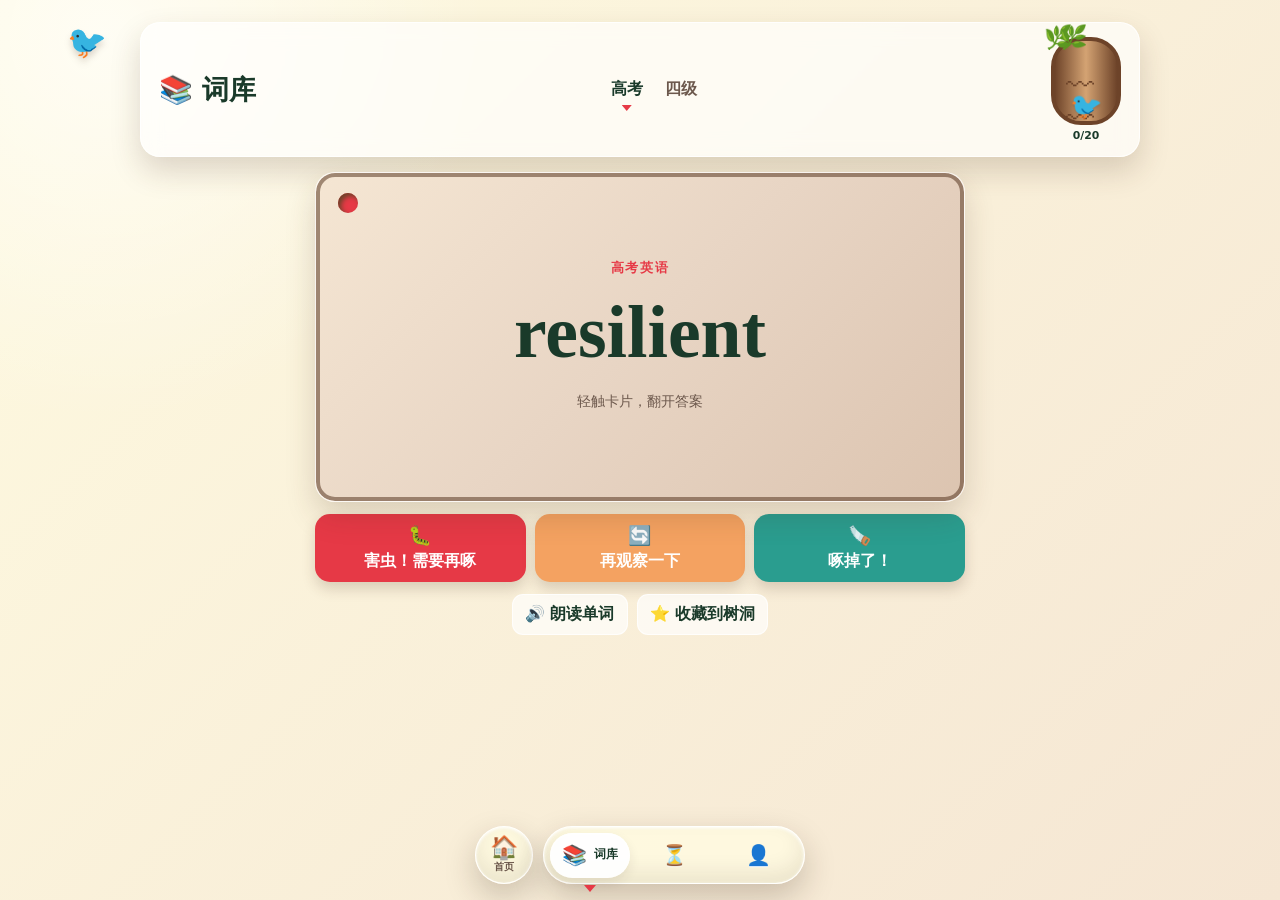
<file: index.html>
<!doctype html><html lang="zh-CN"><head><meta charset="UTF-8"><meta name="viewport" content="width=device-width,initial-scale=1.0,viewport-fit=cover"><title>PeckPower｜词库</title><link rel="stylesheet" href="peckpower.css"><style>
.word-head{display:grid;grid-template-columns:auto 1fr 70px;gap:14px;align-items:center;padding:14px 18px}.exam-tabs{display:flex;justify-content:center;gap:4px;flex-wrap:wrap}.exam-tabs button{position:relative;padding:7px 9px;color:var(--muted-color);font-weight:800;background:transparent;border:0}.exam-tabs button.active{color:var(--primary-dark-color)}.exam-tabs button.active::after{position:absolute;right:50%;bottom:-4px;width:10px;height:6px;content:"";background:var(--red-color);clip-path:polygon(0 0,50% 100%,100% 0);transform:translateX(50%)}.tree-progress{height:88px;position:relative;overflow:visible;background:linear-gradient(90deg,var(--wood-dark-color),var(--wood-color),var(--wood-dark-color));border:4px solid var(--wood-dark-color);border-radius:30px}.tree-progress::before{position:absolute;top:-17px;left:-11px;width:84px;height:27px;content:"🌿🌿";font-size:23px;letter-spacing:-14px}.tree-progress::after{position:absolute;bottom:-14px;left:11px;content:"〰〰";color:var(--wood-dark-color);font-size:28px}.tree-fill{position:absolute;right:6px;bottom:5px;left:6px;height:0%;background:repeating-linear-gradient(0deg,var(--red-color) 0 7px,transparent 8px 13px);border-radius:20px;transition:height .45s ease}.tree-bird{position:absolute;right:50%;bottom:0%;z-index:2;font-size:26px;filter:drop-shadow(0 2px 1px var(--shadow-color));transform:translateX(50%);transition:bottom .45s ease}.progress-label{margin-top:4px;color:var(--primary-dark-color);font-size:.68rem;font-weight:900;text-align:center}.word-area{display:grid;gap:12px;justify-items:center;margin-top:15px}.card-wrap{width:min(100%,650px);min-height:330px;perspective:1000px}.word-card{width:100%;min-height:330px;position:relative;cursor:pointer;transform-style:preserve-3d;transition:transform .62s ease}.word-card.flipped{transform:rotateY(180deg)}.face{min-height:330px;position:absolute;inset:0;padding:29px;display:flex;flex-direction:column;align-items:center;justify-content:center;text-align:center;backface-visibility:hidden}.face::before{position:absolute;top:20px;left:22px;width:20px;height:20px;content:"";background:var(--red-color);border-radius:50%;box-shadow:inset 3px 3px 5px var(--wood-dark-color)}.back{align-items:stretch;justify-content:space-between;transform:rotateY(180deg);text-align:left}.back dl{margin:0}.back dt{margin-top:8px;color:var(--primary-color);font-size:.82rem;font-weight:900}.back dd{margin:4px 0 9px;line-height:1.55}.word-type{color:var(--red-color);font-size:.82rem;font-weight:900;letter-spacing:.13em}.word{margin:13px 0;color:var(--primary-dark-color);font-family:Georgia,serif;font-size:clamp(3rem,10vw,4.6rem);word-break:break-word}.tip{margin:4px 0;color:var(--muted-color);font-size:.88rem}.back .tip{padding-top:10px;text-align:center;border-top:1px solid var(--bark-color)}.word-actions{width:min(100%,650px);display:grid;grid-template-columns:repeat(3,1fr);gap:9px}.word-actions button{min-height:68px;padding:8px;color:var(--white-color);font-weight:900;border:0;border-radius:15px;box-shadow:0 7px 14px var(--shadow-color)}.word-actions button span{display:block;margin-bottom:4px;font-size:1.18rem}.pest{background:var(--red-color)}.review{background:var(--orange-color)}.master{background:var(--teal-color)}.utility{display:flex;gap:9px}.utility button{padding:9px 12px;color:var(--primary-dark-color);font-weight:800;background:var(--glass-color);border:1px solid var(--glass-border-color);border-radius:11px}.message{min-height:1.3rem;margin:0;font-weight:800;color:var(--primary-dark-color)}.impact{position:fixed;top:50%;left:50%;z-index:80;color:var(--red-color);font-size:clamp(3rem,13vw,6rem);font-weight:900;opacity:0;pointer-events:none;transform:translate(-50%,-50%) scale(.2)}.impact.show{animation:impact .8s ease-out}.shake{animation:shake .42s linear}@keyframes impact{25%{opacity:1;transform:translate(-50%,-50%) scale(1.25)}100%{opacity:0;transform:translate(-50%,-50%) scale(1)}}@keyframes shake{20%,60%{translate:-7px 0}40%,80%{translate:7px 0}}.chip{position:fixed;z-index:70;width:9px;height:9px;background:var(--wood-dark-color);pointer-events:none;animation:chip .8s ease-out forwards}@keyframes chip{to{translate:var(--x) var(--y);rotate:var(--r);opacity:0}}.fruit-rain{position:fixed;top:-30px;z-index:85;font-size:28px;animation:fruit 1.8s linear forwards}@keyframes fruit{to{translate:var(--x) 110vh;rotate:540deg}}@media(max-width:700px){.word-head{grid-template-columns:1fr;gap:10px;padding:18px 22px}.tree-progress{width:70px;height:100px;justify-self:center}.word-area{gap:16px;margin-top:22px}.card-wrap,.word-card,.face{min-height:400px}.face{padding:28px 23px}.word-actions{gap:7px}.word-actions button{font-size:.78rem}.utility{flex-wrap:wrap}}@media(max-width:420px){.word-head{padding:16px}.exam-tabs{display:grid;grid-template-columns:repeat(5,1fr);width:100%;gap:2px}.exam-tabs button{padding:8px 2px;font-size:.76rem}.card-wrap,.word-card,.face{min-height:370px}.face{padding:24px 18px}.word-actions{grid-template-columns:1fr;gap:8px}.word-actions button{min-height:54px;display:flex;align-items:center;justify-content:center;gap:7px}.word-actions button span{display:inline;margin:0}.utility{width:100%;display:grid;grid-template-columns:1fr 1fr}.utility button{min-height:44px}}@media(max-height:540px) and (orientation:landscape){.word-head{grid-template-columns:auto 1fr 70px;padding:12px 18px}.word-area{margin-top:12px;gap:10px}.card-wrap,.word-card,.face{min-height:300px}.face{padding:20px}.word{font-size:3rem}.word-actions{grid-template-columns:repeat(3,1fr)}.word-actions button{min-height:52px}}
</style></head><body><main class="page"><header class="word-head glass-card"><h1 class="page-title">📚 词库</h1><div id="tabs" class="exam-tabs" aria-label="考试词库"></div><aside><div class="tree-progress"><div id="tree-fill" class="tree-fill"></div><span id="tree-bird" class="tree-bird">🐦</span></div><div id="progress-text" class="progress-label">0/20</div></aside></header><section class="word-area"><div class="card-wrap"><article id="card" class="word-card" tabindex="0" role="button" aria-label="翻转单词卡"><div class="face wood-card"><span id="type" class="word-type"></span><h2 id="word" class="word"></h2><p class="tip">轻触卡片，翻开答案</p></div><div class="face back wood-card"><dl><dt>音标</dt><dd id="phonetic"></dd><dt>中文释义</dt><dd id="meaning"></dd><dt>真题例句</dt><dd id="example"></dd></dl><p class="tip">再点一次，返回单词正面</p></div></article></div><div class="word-actions"><button class="pest" data-answer="pest"><span>🐛</span>害虫！需要再啄</button><button class="review" data-answer="review"><span>🔄</span>再观察一下</button><button class="master" data-answer="master"><span>🪚</span>啄掉了！</button></div><div class="utility"><button id="speak">🔊 朗读单词</button><button id="favorite">⭐ 收藏到树洞</button></div><p id="message" class="message" aria-live="polite"></p></section></main><div id="impact" class="impact">笃！💥</div><script src="peckpower.js"></script><script>
// PeckPower 逻辑：20 个高考/四级样例词由前端轮换展示，后续可替换为接口数据。
const banks={高考:[['resilient','/rɪˈzɪliənt/','有韧性的；能迅速恢复的','Children are often remarkably resilient.'],['perspective','/pəˈspektɪv/','观点；视角','Try to see the problem from a different perspective.'],['contribute','/kənˈtrɪbjuːt/','贡献；促成','Everyone can contribute to a cleaner school.'],['significant','/sɪɡˈnɪfɪkənt/','重要的；显著的','The project has made significant progress.'],['approach','/əˈprəʊtʃ/','方法；接近','We need a new approach to learning English.'],['allocate','/ˈæləkeɪt/','分配；拨给','Allocate enough time to revision.'],['enhance','/ɪnˈhɑːns/','提高；增强','Reading enhances your vocabulary.'],['crucial','/ˈkruːʃl/','至关重要的','Sleep is crucial for learning.'],['overcome','/ˌəʊvəˈkʌm/','克服','She overcame every difficulty.'],['diverse','/daɪˈvɜːs/','多样的','The club has diverse activities.']],四级:[['sustain','/səˈsteɪn/','维持；支撑','Fresh water sustains life.'],['inevitable','/ɪnˈevɪtəbl/','不可避免的','Some change is inevitable.'],['relevant','/ˈreləvənt/','相关的','Please provide relevant information.'],['advocate','/ˈædvəkeɪt/','提倡；拥护者','They advocate protecting nature.'],['ambiguous','/æmˈbɪɡjuəs/','模棱两可的','His answer was ambiguous.'],['deteriorate','/dɪˈtɪəriəreɪt/','恶化','The weather deteriorated.'],['comprehensive','/ˌkɒmprɪˈhensɪv/','全面的','She has comprehensive knowledge.'],['controversial','/ˌkɒntrəˈvɜːʃl/','有争议的','The decision is controversial.'],['preliminary','/prɪˈlɪmɪnəri/','初步的','These are preliminary results.'],['facilitate','/fəˈsɪlɪteɪt/','促进；使便利','Technology facilitates learning.']]};const exams=Object.keys(banks);let exam='高考',index=0;PeckPower.mountGlobal('words');const $=s=>document.querySelector(s);function current(){const [word,phonetic,meaning,example]=banks[exam][index];return{word,phonetic,meaning,example,examType:exam}}function renderTabs(){$('#tabs').innerHTML=exams.map(x=>`<button class="${x===exam?'active':''}" data-exam="${x}">${x}</button>`).join('')}function render(){try{const item=current();$('#card').classList.remove('flipped');$('#type').textContent=`${item.examType}英语`;$('#word').textContent=item.word;$('#phonetic').textContent=item.phonetic;$('#meaning').textContent=item.meaning;$('#example').textContent=item.example;renderProgress()}catch(error){console.error(error);PeckPower.notify('词库加载失败，请重试。')}}function renderProgress(){const p=PeckPower.getState().wordProgress;const ratio=Math.min(20,p.masteredToday)/20*100;$('#tree-fill').style.height=`${ratio}%`;$('#tree-bird').style.bottom=`${ratio}%`;$('#progress-text').textContent=`${Math.min(20,p.masteredToday)}/20`}function particles(){const r=$('#card').getBoundingClientRect();for(let i=0;i<10;i++){const c=document.createElement('i');c.className='chip';c.style.left=`${r.left+r.width/2}px`;c.style.top=`${r.top+r.height/2}px`;c.style.setProperty('--x',`${(Math.random()-.5)*300}px`);c.style.setProperty('--y',`${(Math.random()-.5)*240+120}px`);c.style.setProperty('--r',`${Math.random()*540}deg`);document.body.append(c);setTimeout(()=>c.remove(),900)}}function fruitRain(){for(let i=0;i<9;i++){const f=document.createElement('span');f.className='fruit-rain';f.textContent='🍎';f.style.left=`${5+Math.random()*90}vw`;f.style.setProperty('--x',`${(Math.random()-.5)*120}px`);document.body.append(f);setTimeout(()=>f.remove(),1900)}}// PeckPower 逻辑：成功链依序执行角色啄食、卡片震动、粒子、音效和共享进度更新。
function answer(kind){try{const item=current();if(kind==='master'){PeckPower.bird('pecking');$('#card').classList.add('shake');$('#impact').classList.remove('show');void $('#impact').offsetWidth;$('#impact').classList.add('show');particles();PeckPower.peckSound();const state=PeckPower.update(s=>{if(!s.wordProgress.masteredWords.includes(item.word)){s.wordProgress.masteredWords.push(item.word);s.wordProgress.masteredToday=Math.min(20,s.wordProgress.masteredToday+1);s.wordProgress.weeklyWords=Math.min(100,(s.wordProgress.weeklyWords||68)+1);s.profile.points+=1}});$('#message').textContent=`${item.word} 已掌握，继续啄食！`;if(state.wordProgress.masteredToday===20){fruitRain();PeckPower.bird('happy');PeckPower.notify('笃！今日已啄掉 20 个单词 🎉')}renderProgress()}else if(kind==='pest'){$('#message').textContent=`${item.word} 已加入难啃清单。`;PeckPower.bird('pecking')}else{$('#message').textContent=`${item.word} 已放入明天复习。`}setTimeout(()=>{$('#card').classList.remove('shake');index=(index+1)%banks[exam].length;render()},450)}catch(error){console.error(error);PeckPower.notify('学习状态保存失败。')}}$('#tabs').onclick=e=>{const b=e.target.closest('button');if(!b)return;exam=b.dataset.exam;index=0;renderTabs();render()};$('#card').onclick=()=>$('#card').classList.toggle('flipped');$('#card').onkeydown=e=>{if(e.key==='Enter'||e.key===' '){e.preventDefault();$('#card').classList.toggle('flipped')}};document.querySelectorAll('[data-answer]').forEach(b=>b.onclick=()=>answer(b.dataset.answer));$('#speak').onclick=()=>{try{const u=new SpeechSynthesisUtterance(current().word);u.lang='en-US';u.rate=.82;speechSynthesis.cancel();speechSynthesis.speak(u)}catch(error){PeckPower.notify('当前浏览器无法朗读单词。')}};$('#favorite').onclick=()=>{try{const item=current();PeckPower.update(s=>{if(!s.wordProgress.favorites.includes(item.word))s.wordProgress.favorites.push(item.word)});$('#message').textContent=`${item.word} 已收藏到树洞。`}catch(error){PeckPower.notify('收藏失败，请稍后重试。')}};renderTabs();render();
</script></body></html>
</file>
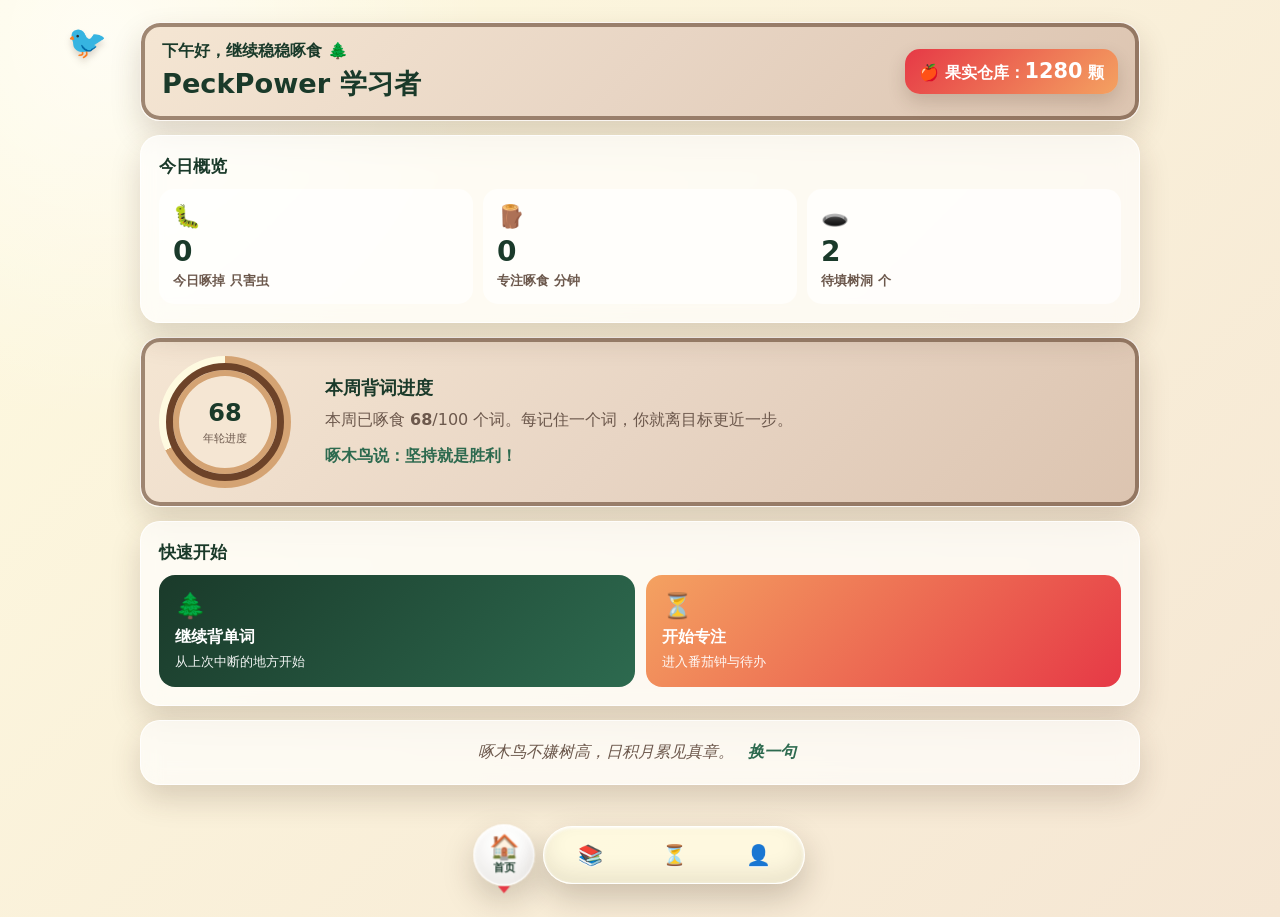
<file: dashboard.html>
<!doctype html><html lang="zh-CN"><head><meta charset="UTF-8"><meta name="viewport" content="width=device-width,initial-scale=1.0,viewport-fit=cover"><title>PeckPower｜首页</title><link rel="stylesheet" href="peckpower.css"><style>
.dash-head{display:flex;justify-content:space-between;gap:16px;align-items:center;padding:18px 21px}.greeting{margin:0 0 4px;font-weight:800;color:var(--primary-dark-color)}.fruit{padding:10px 14px;color:var(--white-color);font-weight:800;background:linear-gradient(135deg,var(--red-color),var(--orange-color));border-radius:15px;box-shadow:0 8px 18px var(--shadow-color)}.fruit strong{font-size:1.3rem}.dashboard-grid{display:grid;gap:14px;margin-top:14px}.overview,.weekly,.quick,.quote{padding:18px}.section-title{margin:0 0 11px;color:var(--primary-dark-color);font-size:1.08rem}.stats{display:grid;grid-template-columns:repeat(3,1fr);gap:10px}.stat{min-height:108px;padding:14px;background:var(--glass-color);border-radius:15px}.stat i{font-style:normal;font-size:1.4rem}.stat strong{display:block;margin:5px 0 2px;color:var(--primary-dark-color);font-size:1.75rem}.stat small{color:var(--muted-color);font-weight:800}.weekly{display:grid;grid-template-columns:146px 1fr;gap:20px;align-items:center}.rings{width:132px;aspect-ratio:1;display:grid;place-items:center;position:relative;border-radius:50%;background:conic-gradient(var(--wood-color) calc(var(--progress)*1%),var(--cream-color) 0)}.rings::before{width:104px;aspect-ratio:1;content:"";background:var(--wood-light-color);border:7px solid var(--wood-dark-color);border-radius:50%;box-shadow:inset 0 0 0 6px var(--wood-color)}.ring-text{position:absolute;text-align:center}.ring-text strong{display:block;color:var(--primary-dark-color);font-size:1.5rem}.ring-text span{font-size:.7rem;color:var(--muted-color)}.weekly h2{margin:0 0 7px;color:var(--primary-dark-color);font-size:1.1rem}.weekly p{margin:0;color:var(--muted-color);line-height:1.58}.encourage{margin-top:10px!important;color:var(--primary-color)!important;font-weight:800}.quick-grid{display:grid;grid-template-columns:repeat(2,1fr);gap:11px}.quick-link{min-height:104px;padding:16px;color:var(--white-color);text-decoration:none;border-radius:16px}.quick-link:first-child{background:linear-gradient(135deg,var(--primary-dark-color),var(--primary-color))}.quick-link:last-child{background:linear-gradient(135deg,var(--orange-color),var(--red-color))}.quick-link span{font-size:1.55rem}.quick-link strong{display:block;margin:6px 0 3px;font-size:1.02rem}.quick-link small{opacity:.94}.quote{text-align:center;color:var(--muted-color);font-style:italic;line-height:1.55}.quote button{margin-left:8px;color:var(--primary-color);font-weight:800;background:transparent;border:0}@media(hover:hover) and (pointer:fine){.stat:hover{transform:translateY(-4px);box-shadow:0 14px 24px var(--shadow-color)}.quick-link:hover{transform:translateY(-4px);filter:brightness(1.05)}}@media(max-width:620px){.dash-head{align-items:flex-start;flex-direction:column;padding:18px}.fruit{width:100%;text-align:center}.overview,.weekly,.quick,.quote{padding:18px}.stats{gap:8px}.stat{min-height:120px;padding:11px}.stat strong{font-size:1.55rem}.weekly{grid-template-columns:1fr;justify-items:center;text-align:center}.rings{width:138px}.rings::before{width:108px}.quick-grid{grid-template-columns:1fr}.quick-link{min-height:112px}}@media(max-width:420px){.stats{grid-template-columns:1fr}.stat{min-height:auto;display:grid;grid-template-columns:auto auto 1fr;align-items:center;gap:10px}.stat i{grid-row:1/3}.stat strong{margin:0}.stat small{align-self:start}}
</style></head><body><main class="page"><header class="dash-head wood-card"><div><p class="greeting">下午好，继续稳稳啄食 🌲</p><h1 class="page-title" id="name">PeckPower 学习者</h1></div><div class="fruit">🍎 果实仓库：<strong id="fruit">0</strong> 颗</div></header><div class="dashboard-grid"><section class="overview glass-card"><h2 class="section-title">今日概览</h2><div class="stats"><article class="stat hover-lift"><i>🐛</i><strong id="today-words">0</strong><small>今日啄掉 只害虫</small></article><article class="stat hover-lift"><i>🪵</i><strong id="focus-minutes">0</strong><small>专注啄食 分钟</small></article><article class="stat hover-lift"><i>🕳️</i><strong id="todo-left">0</strong><small>待填树洞 个</small></article></div></section><section class="weekly wood-card"><div id="rings" class="rings" style="--progress:0"><div class="ring-text"><strong id="week-percent">0%</strong><span>年轮进度</span></div></div><div><h2>本周背词进度</h2><p>本周已啄食 <b id="week-done">0</b>/100 个词。每记住一个词，你就离目标更近一步。</p><p id="encourage" class="encourage"></p></div></section><section class="quick glass-card"><h2 class="section-title">快速开始</h2><div class="quick-grid"><a class="quick-link" href="index.html"><span>🌲</span><strong>继续背单词</strong><small>从上次中断的地方开始</small></a><a class="quick-link" href="pomodoro-todo.html"><span>⏳</span><strong>开始专注</strong><small>进入番茄钟与待办</small></a></div></section><footer class="quote glass-card"><span id="quote"></span><button id="quote-button">换一句</button></footer></div></main><script src="peckpower.js"></script><script>
// PeckPower 逻辑：看板从共享状态生成三类实时统计。
PeckPower.mountGlobal('dashboard');const state=PeckPower.getState();const today=PeckPower.localDate();const minutes=state.sessions.filter(s=>s.status==='completed'&&s.date===today).reduce((sum,s)=>sum+s.durationMinutes,0);const todoLeft=state.todos.filter(t=>!t.completed).length;const week=Math.min(100,state.wordProgress.weeklyWords||68);function countUp(id,target,duration=900){const el=document.querySelector(id),start=performance.now();const tick=now=>{const p=Math.min(1,(now-start)/duration);el.textContent=Math.round(target*(1-(1-p)**3));if(p<1)requestAnimationFrame(tick)};requestAnimationFrame(tick)}document.querySelector('#name').textContent=state.profile.name;countUp('#fruit',state.profile.points,1200);countUp('#today-words',state.wordProgress.masteredToday);countUp('#focus-minutes',minutes);countUp('#todo-left',todoLeft);countUp('#week-done',week);countUp('#week-percent',week,1100);requestAnimationFrame(()=>document.querySelector('#rings').style.setProperty('--progress',week));const cheers=['啄木鸟说：坚持就是胜利！','积小成多，滴水穿石。','笃！每天一小步，目标一大步。'];document.querySelector('#encourage').textContent=cheers[Math.floor(Math.random()*cheers.length)];const quotes=['啄木鸟不嫌树高，日积月累见真章。','笃！每天一小步，高考一大步。','积小成多，滴水穿石。','啄掉今天的难题，明天更轻松。','不积跬步，无以至千里。','每一个单词，都是你未来的垫脚石。','坚持啄食，终成大器。'];let qi=0;const showQuote=()=>document.querySelector('#quote').textContent=quotes[qi];document.querySelector('#quote-button').onclick=()=>{qi=(qi+1)%quotes.length;showQuote()};showQuote();
</script></body></html>
</file>
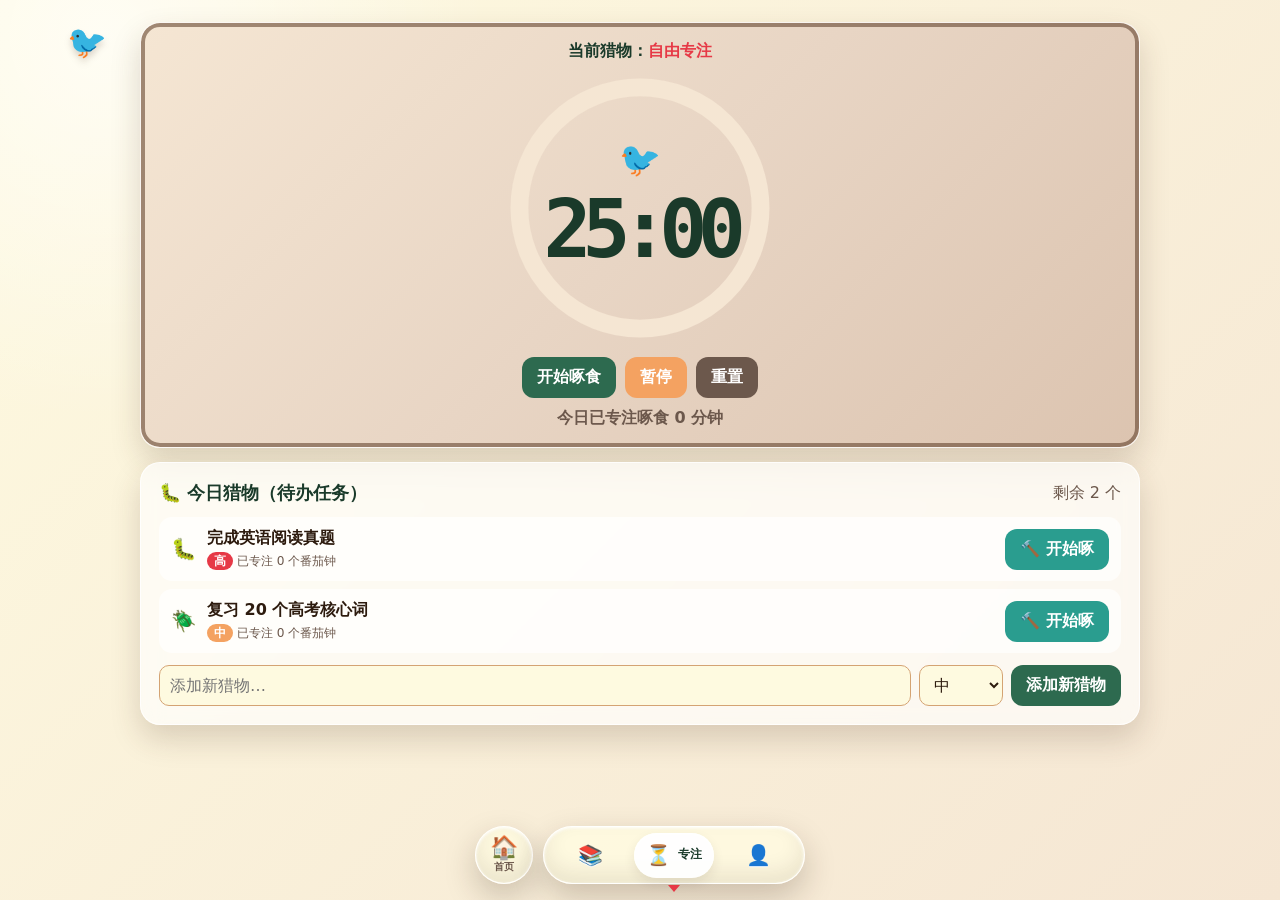
<file: pomodoro-todo.html>
<!doctype html><html lang="zh-CN"><head><meta charset="UTF-8"><meta name="viewport" content="width=device-width,initial-scale=1.0,viewport-fit=cover"><title>PeckPower｜专注</title><link rel="stylesheet" href="peckpower.css"><style>
.focus-layout{display:grid;gap:14px}.focus-zone{padding:18px;text-align:center}.prey{margin:0 0 9px;color:var(--primary-dark-color);font-weight:900}.prey strong{color:var(--red-color)}.ring-wrap{width:min(70vw,274px);aspect-ratio:1;margin:auto;position:relative;display:grid;place-items:center}.ring-wrap svg{width:100%;height:100%;rotate:-90deg}.ring-bg,.ring-value{fill:none;stroke-width:13}.ring-bg{stroke:var(--wood-light-color)}.ring-value{stroke:var(--wood-dark-color);stroke-linecap:round;stroke-dasharray:553;stroke-dashoffset:553;transition:stroke-dashoffset .8s linear}.ring-inner{position:absolute;display:grid;place-items:center}.timer-bird{font-size:2.1rem}.timer-bird.pecking{animation:tinyPeck .5s ease-in-out infinite}.timer{margin-top:4px;color:var(--primary-dark-color);font-family:ui-monospace,monospace;font-size:clamp(3.6rem,10vw,5rem);font-weight:900;letter-spacing:-.12em}@keyframes tinyPeck{50%{transform:translateX(8px) rotate(9deg)}}.controls{display:flex;justify-content:center;gap:9px;margin-top:12px}.controls button,.add-form button,.start-task{padding:10px 15px;color:var(--white-color);font-weight:900;border:0;border-radius:12px}.start{background:var(--primary-color)}.pause{background:var(--orange-color)}.reset{background:var(--muted-color)}.focus-total{margin:10px 0 0;color:var(--muted-color);font-weight:800}.todo-zone{padding:18px}.todo-head{display:flex;justify-content:space-between;gap:12px;align-items:center}.todo-head h2{margin:0;color:var(--primary-dark-color);font-size:1.12rem}.todo-list{display:grid;gap:8px;margin:12px 0}.todo{display:grid;grid-template-columns:auto 1fr auto;gap:10px;align-items:center;padding:11px 12px;background:var(--glass-color);border-radius:13px}.todo.done{opacity:.58}.bug-icon{font-size:1.28rem}.todo-title{display:block;font-weight:900}.done .todo-title{text-decoration:line-through}.meta{margin-top:4px;color:var(--muted-color);font-size:.76rem}.priority{padding:2px 7px;color:var(--white-color);font-weight:900;border-radius:99px}.high{background:var(--red-color)}.medium{background:var(--orange-color)}.low{background:var(--teal-color)}.start-task{background:var(--teal-color)}.start-task:disabled{background:var(--muted-color);cursor:not-allowed}.add-form{display:grid;grid-template-columns:1fr 84px auto;gap:8px}.add-form input,.add-form select{min-width:0;padding:9px 10px;color:var(--text-color);background:var(--cream-color);border:1px solid var(--wood-color);border-radius:10px}.add-form button{background:var(--primary-color)}@media(max-width:600px){.focus-zone,.todo-zone{padding:19px}.ring-wrap{width:min(84vw,300px)}.prey{margin-bottom:14px}.controls{margin-top:18px}.focus-total{margin-top:15px}.todo-list{gap:10px;margin:16px 0}.todo{padding:13px}.todo-head{align-items:flex-start;flex-direction:column;gap:5px}.todo{grid-template-columns:auto 1fr}.start-task{grid-column:2;width:100%}.add-form{grid-template-columns:1fr 76px}.add-form button{grid-column:span 2}.controls{display:grid;grid-template-columns:repeat(3,1fr);gap:7px}.controls button{padding:10px 7px}}@media(max-width:380px){.ring-wrap{width:min(88vw,270px)}.timer{font-size:3.35rem}.todo{padding:11px}.add-form{grid-template-columns:1fr}.add-form button{grid-column:auto}.add-form select{width:100%}}@media(max-height:540px) and (orientation:landscape){.focus-zone{display:grid;grid-template-columns:minmax(240px,.85fr) 1fr;align-items:center;column-gap:20px;padding:14px 22px}.ring-wrap{grid-row:1/5;width:min(42vw,260px)}.prey,.controls,.focus-total{grid-column:2}.prey{align-self:end}.controls{margin-top:8px}.focus-total{align-self:start;margin-top:8px}}
</style></head><body><main class="page"><div class="focus-layout"><section class="focus-zone wood-card"><p id="prey" class="prey">当前猎物：<strong>自由专注</strong></p><div class="ring-wrap"><svg viewBox="0 0 200 200" aria-label="专注进度年轮"><circle class="ring-bg" cx="100" cy="100" r="88"></circle><circle id="ring" class="ring-value" cx="100" cy="100" r="88"></circle></svg><div class="ring-inner"><span id="timer-bird" class="timer-bird">🐦</span><output id="timer" class="timer">25:00</output></div></div><div class="controls"><button id="start" class="start">开始啄食</button><button id="pause" class="pause">暂停</button><button id="reset" class="reset">重置</button></div><p class="focus-total">今日已专注啄食 <strong id="total">0</strong> 分钟</p></section><section class="todo-zone glass-card"><div class="todo-head"><h2>🐛 今日猎物（待办任务）</h2><span id="todo-count" class="subtle"></span></div><div id="todos" class="todo-list"></div><form id="form" class="add-form"><input id="title" maxlength="80" placeholder="添加新猎物…" required><select id="priority"><option value="high">高</option><option value="medium" selected>中</option><option value="low">低</option></select><button>添加新猎物</button></form></section></div></main><script src="peckpower.js"></script><script>
PeckPower.mountGlobal('focus');const $=s=>document.querySelector(s);const DURATION=25*60;let left=DURATION,timerId=null;const bugs=['🐛','🪲','🐜'];const makeId=()=>window.crypto?.randomUUID?.()||`task-${Date.now()}-${Math.random().toString(16).slice(2)}`;function state(){return PeckPower.getState()}function active(){const s=state();return s.todos.find(t=>t.id===s.activeTodoId)}function time(v){return`${String(Math.floor(v/60)).padStart(2,'0')}:${String(v%60).padStart(2,'0')}`}function renderTimer(){const ratio=1-left/DURATION;$('#timer').textContent=time(left);$('#ring').style.strokeDashoffset=553*(1-ratio);document.title=timerId?`${time(left)}｜PeckPower`:'PeckPower｜专注'}function todayMinutes(){const s=state(),today=PeckPower.localDate();return s.sessions.filter(x=>x.status==='completed'&&x.date===today).reduce((n,x)=>n+x.durationMinutes,0)}// PeckPower 逻辑：待办、当前猎物及专注累计均来自共享 localStorage 状态。
function render(){const s=state(),task=active();$('#prey').innerHTML=`当前猎物：<strong>${task?escapeHtml(task.title):'自由专注'}</strong>`;$('#total').textContent=todayMinutes();$('#todo-count').textContent=`剩余 ${s.todos.filter(t=>!t.completed).length} 个`;$('#todos').innerHTML=s.todos.map((t,i)=>`<article class="todo ${t.completed?'done':''}"><span class="bug-icon">${t.completed?'✅':bugs[i%bugs.length]}</span><div><span class="todo-title">${escapeHtml(t.title)}</span><div class="meta"><span class="priority ${t.priority}">${({high:'高',medium:'中',low:'低'})[t.priority]}</span> 已专注 ${t.actualPomodoros||0} 个番茄钟</div></div><button class="start-task" data-id="${t.id}" ${t.completed?'disabled':''}>🔨 开始啄</button></article>`).join('')||'<p class="subtle">暂无猎物，添加一件小事开始吧。</p>';renderTimer()}function escapeHtml(v){const e=document.createElement('span');e.textContent=v;return e.innerHTML}function start(){if(timerId)return;timerId=setInterval(()=>{left--;renderTimer();if(left<=0)finish()},1000);$('#timer-bird').classList.add('pecking')}function pause(){if(!timerId)return;clearInterval(timerId);timerId=null;$('#timer-bird').classList.remove('pecking')}function reset(){pause();left=DURATION;renderTimer()}// PeckPower 逻辑：倒计时自然归零才算完成，任务会被啄掉并奖励 10 果实。
function finish(){try{pause();const task=active();PeckPower.update(s=>{s.sessions.push({id:makeId(),todoId:task?.id||null,status:'completed',date:PeckPower.localDate(),durationMinutes:25});if(task){const t=s.todos.find(x=>x.id===task.id);t.actualPomodoros=(t.actualPomodoros||0)+1;t.completed=true;s.profile.points+=10;s.activeTodoId=null}});left=DURATION;render();PeckPower.bird('happy');PeckPower.peckSound();PeckPower.notify(task?`笃！成功啄掉 ${task.title}！+10 果实 🍎`:'笃！完成一个自由专注番茄钟！')}catch(error){console.error(error);PeckPower.notify('专注记录保存失败。')}}function choose(id){PeckPower.update(s=>s.activeTodoId=id);render();window.scrollTo({top:0,behavior:'smooth'});PeckPower.notify('猎物已锁定，开始啄食吧！')}$('#todos').onclick=e=>{const b=e.target.closest('.start-task');if(b)choose(b.dataset.id)};$('#start').onclick=start;$('#pause').onclick=pause;$('#reset').onclick=reset;$('#form').onsubmit=e=>{e.preventDefault();try{const title=$('#title').value.trim();if(!title)return;PeckPower.update(s=>s.todos.unshift({id:makeId(),title,priority:$('#priority').value,completed:false,actualPomodoros:0}));e.target.reset();render();PeckPower.notify('新猎物已加入清单。')}catch(error){console.error(error);PeckPower.notify('添加任务失败，请重试。')}};render();
</script></body></html>
</file>
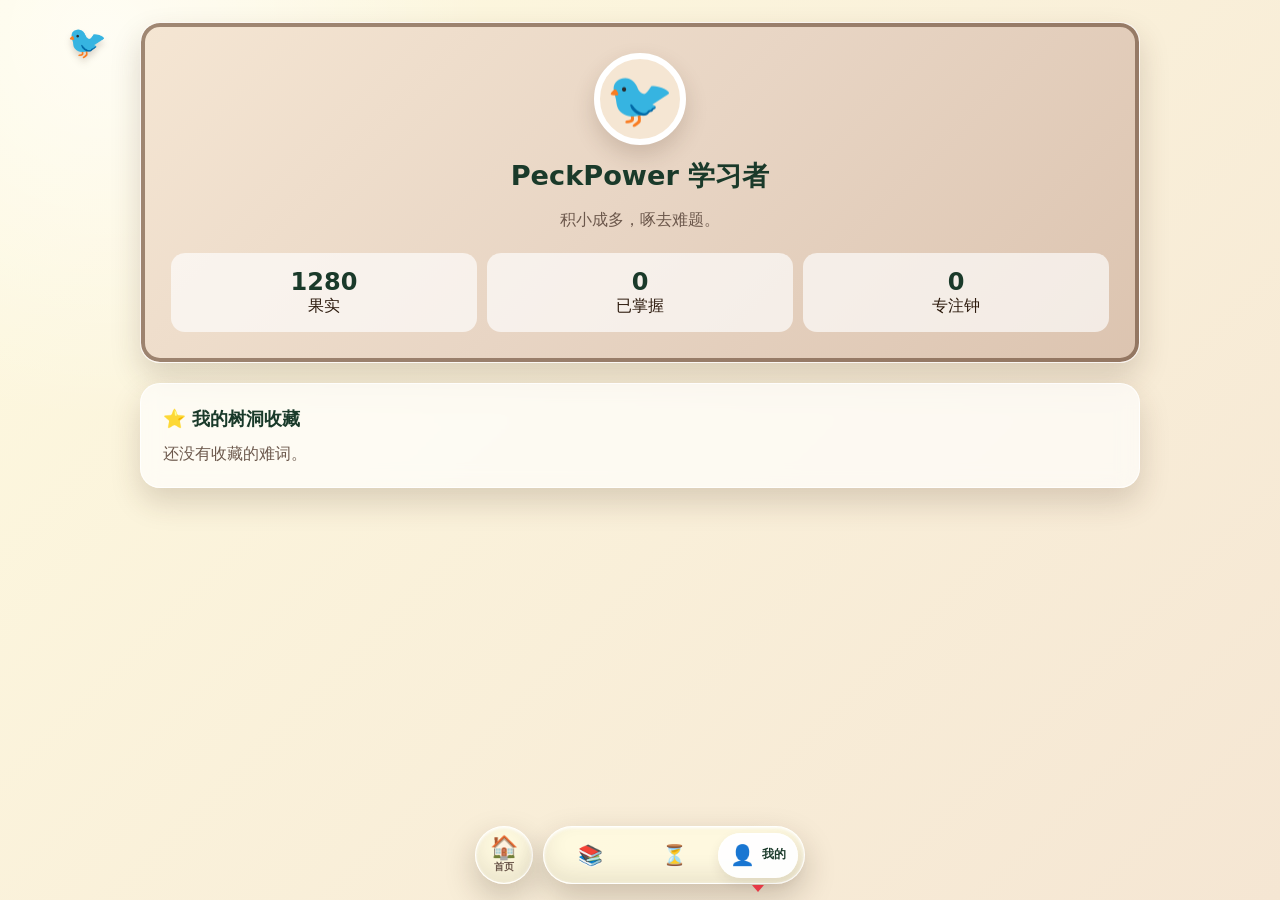
<file: profile.html>
<!doctype html><html lang="zh-CN"><head><meta charset="UTF-8"><meta name="viewport" content="width=device-width,initial-scale=1.0,viewport-fit=cover"><title>PeckPower｜我的</title><link rel="stylesheet" href="peckpower.css"><style>.profile{padding:30px;text-align:center}.avatar{width:92px;height:92px;display:grid;place-items:center;margin:auto;background:var(--wood-light-color);border:6px solid var(--white-color);border-radius:50%;font-size:3.4rem;box-shadow:0 10px 22px var(--shadow-color)}.profile h1{margin:13px 0 4px}.profile p{color:var(--muted-color)}.facts{display:grid;grid-template-columns:repeat(3,1fr);gap:10px;margin-top:22px}.fact{padding:15px;background:var(--glass-color);border-radius:14px}.fact strong{display:block;color:var(--primary-dark-color);font-size:1.5rem}.favorites{margin-top:20px;padding:22px}.favorites h2{margin:0 0 13px;color:var(--primary-dark-color);font-size:1.15rem}.tag{display:inline-block;margin:4px;padding:7px 10px;color:var(--primary-dark-color);font-weight:800;background:var(--wood-light-color);border-radius:99px}@media(max-width:500px){.profile{padding:22px}.avatar{width:78px;height:78px;font-size:2.8rem}.facts{grid-template-columns:repeat(3,1fr);gap:7px}.fact{padding:11px 6px;font-size:.8rem}.fact strong{font-size:1.3rem}.favorites{padding:18px}}@media(max-width:340px){.facts{grid-template-columns:1fr}.fact{font-size:.9rem}}</style></head><body><main class="page"><section class="profile wood-card"><div class="avatar">🐦</div><h1 id="name" class="page-title"></h1><p>积小成多，啄去难题。</p><div class="facts"><div class="fact"><strong id="points">0</strong>果实</div><div class="fact"><strong id="words">0</strong>已掌握</div><div class="fact"><strong id="sessions">0</strong>专注钟</div></div></section><section class="favorites glass-card"><h2>⭐ 我的树洞收藏</h2><div id="favorites" class="subtle">还没有收藏的难词。</div></section></main><script src="peckpower.js"></script><script>// PeckPower 逻辑：个人页读取统一状态，展示成长数据与树洞收藏。
PeckPower.mountGlobal('profile');const s=PeckPower.getState();document.querySelector('#name').textContent=s.profile.name;document.querySelector('#points').textContent=s.profile.points;document.querySelector('#words').textContent=s.wordProgress.masteredWords.length;document.querySelector('#sessions').textContent=s.sessions.filter(x=>x.status==='completed').length;if(s.wordProgress.favorites.length)document.querySelector('#favorites').innerHTML=s.wordProgress.favorites.map(x=>`<span class="tag">${x}</span>`).join('');</script></body></html>
</file>
<file: peckpower.css>
:root {
  --primary-color: #2d6a4f;
  --primary-dark-color: #1a3a2a;
  --wood-color: #d4a373;
  --wood-dark-color: #6d4329;
  --wood-light-color: #f5e6d3;
  --wood-mid-color: #e8d5c4;
  --wood-end-color: #dcc4b0;
  --cream-color: #fefae0;
  --red-color: #e63946;
  --orange-color: #f4a261;
  --teal-color: #2a9d8f;
  --text-color: #2d1b0e;
  --muted-color: #6c584c;
  --white-color: #ffffff;
  --glass-color: rgba(255, 255, 255, .66);
  --glass-border-color: rgba(255, 255, 255, .78);
  --overlay-color: rgba(26, 58, 42, .34);
  --shadow-color: rgba(70, 44, 25, .18);
  --bark-color: rgba(77, 42, 20, .5);
  --dock-color: rgba(254, 250, 224, .9);
  --dock-border-color: rgba(255, 255, 255, .9);
  --dock-highlight-color: rgba(255, 255, 255, .97);
  --dock-active-color: rgba(255, 255, 255, .96);
  --dock-inset-color: rgba(45, 27, 14, .09);
  --dock-shadow-color: rgba(45, 27, 14, .22);
}

* { box-sizing: border-box; }
html { background: var(--cream-color); -webkit-text-size-adjust: 100%; text-size-adjust: 100%; }
body { min-height: 100vh; min-height: 100dvh; margin: 0; padding-bottom: calc(104px + env(safe-area-inset-bottom)); overflow-x: hidden; color: var(--text-color); font-family: "Microsoft YaHei", "Noto Sans SC", system-ui, sans-serif; background: radial-gradient(circle at 8% 4%, var(--glass-color), transparent 24rem), linear-gradient(135deg, var(--cream-color), var(--wood-light-color)); }
body::before { position: fixed; inset: 0; z-index: -1; content: ""; opacity: .11; pointer-events: none; background: repeating-linear-gradient(105deg, transparent 0 30px, var(--bark-color) 31px, transparent 33px 60px); }
body::after { position: fixed; inset: 0; z-index: 90; content: ""; opacity: 0; visibility: hidden; pointer-events: none; background: var(--glass-color); transition: opacity .2s cubic-bezier(.4, 0, .6, 1), visibility 0s linear .2s; }
body.page-is-leaving::after { opacity: .24; visibility: visible; transition-delay: 0s; }
button, input, select { max-width: 100%; font: inherit; }
button, a, [role="button"] { -webkit-tap-highlight-color: transparent; touch-action: manipulation; }
button { cursor: pointer; }
svg, img { max-width: 100%; }
.page { width: min(100% - 32px, 1000px); margin: 0 auto; padding: calc(22px + env(safe-area-inset-top)) max(0px, env(safe-area-inset-right)) 28px max(0px, env(safe-area-inset-left)); }
.wood-card { background: linear-gradient(135deg, var(--wood-light-color) 0%, var(--wood-mid-color) 50%, var(--wood-end-color) 100%); border: 1px solid var(--glass-border-color); border-radius: 20px; box-shadow: 0 14px 30px var(--shadow-color), inset 0 0 0 4px var(--bark-color); }
.glass-card { background: var(--glass-color); border: 1px solid var(--glass-border-color); border-radius: 20px; box-shadow: 0 14px 30px var(--shadow-color); backdrop-filter: blur(10px); -webkit-backdrop-filter: blur(10px); }
.hover-lift { transition: transform .2s ease, box-shadow .2s ease; }
.site-bird { position: fixed; top: max(15px, env(safe-area-inset-top)); left: max(14px, calc((100vw - 1160px) / 2)); z-index: 20; display: grid; place-items: center; width: 54px; height: 54px; font-size: 2rem; filter: drop-shadow(0 5px 3px var(--shadow-color)); animation: birdFlyIn .7s cubic-bezier(.2,.8,.2,1) both, birdIdle 2s ease-in-out .7s infinite; transform-origin: center; }
.site-bird.pecking { animation: birdPeck .5s ease-in-out 1; }
.site-bird.happy { animation: birdHappy .7s ease-in-out 1; }
@keyframes birdFlyIn { from { transform: translate(-100px, -45px) rotate(-25deg); opacity: 0; } to { transform: translate(0, 0) rotate(0); opacity: 1; } }
@keyframes birdIdle { 50% { translate: 0 -2px; } }
@keyframes birdPeck { 0%,100% { transform: translateX(0) rotate(0); } 30% { transform: translateX(11px) rotate(9deg); } 55% { transform: translateX(-3px) rotate(-3deg); } }
@keyframes birdHappy { 0% { transform: translateY(0) rotate(0); } 50% { transform: translateY(-16px) rotate(180deg) scale(1.14); } 100% { transform: translateY(0) rotate(360deg); } }
.global-notice { position: fixed; top: 16px; left: 50%; z-index: 100; width: min(calc(100% - 32px), 460px); padding: 13px 18px; color: var(--primary-dark-color); text-align: center; font-weight: 800; opacity: 0; background: var(--glass-color); border: 1px solid var(--glass-border-color); border-radius: 15px; box-shadow: 0 12px 28px var(--shadow-color); backdrop-filter: blur(10px); pointer-events: none; transform: translate(-50%, -120px); transition: transform .3s cubic-bezier(.22, 1, .36, 1), opacity .22s ease; }
.global-notice.show { opacity: 1; transform: translate(-50%, 0); }
.tab-bar { position: fixed; left: 50%; bottom: max(16px, env(safe-area-inset-bottom)); z-index: 95; display: flex; align-items: center; gap: 10px; isolation: isolate; opacity: 1; filter: blur(0); translate: -50% 0; transform: none; animation: dockReveal .58s .08s cubic-bezier(.16, 1.18, .3, 1) backwards; transition: opacity .68s cubic-bezier(.16, 1.35, .3, 1), transform .68s cubic-bezier(.16, 1.35, .3, 1), filter .68s cubic-bezier(.16, 1.35, .3, 1); }
.tab-bar.is-continuous { animation: none; }
.tab-bar.is-idle-hidden { opacity: 0; filter: blur(13px); pointer-events: none; transform: translateY(110px) scale(.72); }
.tab-home, .tab-pill { background: var(--dock-color); border: 1px solid var(--dock-border-color); box-shadow: inset 0 1px 3px var(--dock-highlight-color), inset 0 -10px 21px var(--dock-inset-color), 0 13px 32px var(--dock-shadow-color); backdrop-filter: blur(28px) saturate(135%); -webkit-backdrop-filter: blur(28px) saturate(135%); }
.tab-home { position: relative; width: 58px; height: 58px; flex: 0 0 58px; display: grid; place-items: center; align-content: center; gap: 1px; color: var(--muted-color); font-size: .64rem; font-weight: 900; text-decoration: none; border-radius: 50%; transition: transform .38s cubic-bezier(.16, 1.35, .3, 1), color .25s ease, background .25s ease; }
.tab-home .tab-icon { font-size: 1.42rem; line-height: 1; }.tab-home.active { color: var(--primary-dark-color); background: var(--dock-active-color); transform: scale(1.06); }
.tab-pill { height: 58px; position: relative; display: flex; align-items: center; gap: 4px; padding: 6px; border-radius: 32px; }
.tab-slider { position: absolute; top: 6px; left: 6px; z-index: 0; width: 80px; height: 45px; opacity: 1; background: var(--dock-highlight-color); border-radius: 24px; box-shadow: inset 0 1px 2px var(--dock-border-color), 0 5px 12px var(--dock-inset-color); transform: translate3d(0, 0, 0); transition: transform .34s cubic-bezier(.22, 1.08, .32, 1), opacity .2s ease; will-change: transform; }
.tab-slider::after { position: absolute; right: 50%; bottom: -14px; width: 12px; height: 7px; content: ""; background: var(--red-color); clip-path: polygon(0 0, 50% 100%, 100% 0); transform: translateX(50%); }
.tab-pill[data-active-index="-1"] .tab-slider { opacity: 0; transform: translate3d(0, 0, 0) scale(.72); }
.tab-pill[data-active-index="0"] .tab-slider { transform: translate3d(0, 0, 0); }
.tab-pill[data-active-index="1"] .tab-slider { transform: translate3d(84px, 0, 0); }
.tab-pill[data-active-index="2"] .tab-slider { transform: translate3d(168px, 0, 0); }
.tab-item { position: relative; z-index: 1; width: 80px; height: 45px; display: flex; align-items: center; justify-content: center; gap: 0; overflow: visible; color: var(--muted-color); font-size: .74rem; font-weight: 900; text-decoration:none; border-radius: 24px; text-shadow: 0 1px 0 var(--dock-highlight-color); transition: gap .3s ease, color .25s ease, transform .25s ease; }
.tab-item .tab-icon { flex: 0 0 auto; font-size: 1.25rem; }.tab-label { max-width: 0; overflow: hidden; opacity: 0; white-space: nowrap; transform: translateX(-5px); transition: max-width .42s ease, opacity .25s ease, transform .32s ease; }
.tab-item.active { gap: 7px; color: var(--primary-dark-color); }.tab-item.active .tab-label { max-width: 48px; opacity: 1; transform: translateX(0); }.tab-home.active::after { position: absolute; right: 50%; bottom: -8px; width: 12px; height: 7px; content: ""; background: var(--red-color); clip-path: polygon(0 0, 50% 100%, 100% 0); transform: translateX(50%); }
@keyframes dockReveal { from { opacity: 0; transform: translateY(90px) scale(.88); } to { opacity: 1; transform: none; } }
/* PeckPower 逻辑：iOS 风格页面转场，方向由导航顺序决定。 */
body.page-enter-forward .page { animation: pageEnterForward .36s cubic-bezier(.22, 1.08, .32, 1) both; will-change: transform, opacity; backface-visibility: hidden; }
body.page-enter-back .page { animation: pageEnterBack .36s cubic-bezier(.22, 1.08, .32, 1) both; will-change: transform, opacity; backface-visibility: hidden; }
body.page-exit-forward .page { animation: pageExitForward .21s cubic-bezier(.4, 0, .6, 1) both; will-change: transform, opacity; backface-visibility: hidden; }
body.page-exit-back .page { animation: pageExitBack .21s cubic-bezier(.4, 0, .6, 1) both; will-change: transform, opacity; backface-visibility: hidden; }
@keyframes pageEnterForward { from { opacity: .2; transform: translate3d(9%, 0, 0) scale(.975); } 72% { opacity: 1; transform: translate3d(-.45%, 0, 0) scale(1.002); } to { opacity: 1; transform: translate3d(0, 0, 0) scale(1); } }
@keyframes pageEnterBack { from { opacity: .2; transform: translate3d(-9%, 0, 0) scale(.975); } 72% { opacity: 1; transform: translate3d(.45%, 0, 0) scale(1.002); } to { opacity: 1; transform: translate3d(0, 0, 0) scale(1); } }
@keyframes pageExitForward { to { opacity: .12; transform: translate3d(-6%, 0, 0) scale(.985); } }
@keyframes pageExitBack { to { opacity: .12; transform: translate3d(6%, 0, 0) scale(.985); } }
.page-title { margin: 0; color: var(--primary-dark-color); font-size: clamp(1.3rem, 4vw, 1.7rem); }.subtle { color: var(--muted-color); }
@media (hover: hover) and (pointer: fine) { .hover-lift:hover { transform: translateY(-4px); box-shadow: 0 20px 36px var(--shadow-color); }.tab-item:hover, .tab-home:hover { transform: translateY(-2px); } }
@media (hover: none) { .hover-lift:hover, .tab-item:hover, .tab-home:hover { transform: none; } }
@media (pointer: coarse) { input, select, textarea { font-size: 16px; } button { min-height: 44px; } }
@media (min-width: 621px) and (max-width: 900px) { .page { width: min(100% - 40px, 820px); }.site-bird { left: 10px; } }
@media (max-width: 620px) {
  body { padding-bottom: calc(86px + env(safe-area-inset-bottom)); }
  .page { width: min(100% - 22px, 1000px); padding-top: calc(16px + env(safe-area-inset-top)); }
  .site-bird { display: none; }
  .wood-card, .glass-card { border-radius: 17px; }
  .tab-bar { bottom: max(12px, env(safe-area-inset-bottom)); gap: 8px; }
  .tab-home { width: 58px; height: 58px; flex-basis: 58px; }
  .tab-pill { height: 58px; gap: 3px; padding: 5px; }
  .tab-slider { top: 5px; left: 5px; width: 72px; height: 47px; }
  .tab-pill[data-active-index="1"] .tab-slider { transform: translate3d(75px, 0, 0); }
  .tab-pill[data-active-index="2"] .tab-slider { transform: translate3d(150px, 0, 0); }
  .tab-item { width: 72px; height: 47px; }
  .tab-item.active { gap: 5px; }
  .tab-item.active .tab-label { max-width: 40px; }
}
@media (max-width: 360px) {
  .page { width: min(100% - 16px, 1000px); }
  .tab-bar { gap: 6px; }
  .tab-home { width: 52px; height: 52px; flex-basis: 52px; }
  .tab-pill { height: 52px; gap: 2px; padding: 4px; }
  .tab-slider { top: 4px; left: 4px; width: 66px; height: 43px; }
  .tab-pill[data-active-index="1"] .tab-slider { transform: translate3d(68px, 0, 0); }
  .tab-pill[data-active-index="2"] .tab-slider { transform: translate3d(136px, 0, 0); }
  .tab-item { width: 66px; height: 43px; }
  .tab-item.active { gap: 4px; }
  .tab-item .tab-icon { font-size: 1.1rem; }
  .tab-item, .tab-home { font-size: .65rem; }
}
@media (max-height: 540px) and (orientation: landscape) {
  body { padding-bottom: calc(68px + env(safe-area-inset-bottom)); }
  .page { padding-top: calc(10px + env(safe-area-inset-top)); padding-bottom: 16px; }
  .tab-bar { bottom: max(7px, env(safe-area-inset-bottom)); }
  .tab-home { width: 50px; height: 50px; flex-basis: 50px; }
  .tab-pill { height: 50px; gap: 2px; padding: 4px; }
  .tab-slider { top: 4px; left: 4px; width: 68px; height: 41px; }
  .tab-pill[data-active-index="1"] .tab-slider { transform: translate3d(70px, 0, 0); }
  .tab-pill[data-active-index="2"] .tab-slider { transform: translate3d(140px, 0, 0); }
  .tab-item { width: 68px; height: 41px; }
  .tab-item.active { gap: 4px; }
}
@media (prefers-reduced-motion: reduce) { *, *::before, *::after { scroll-behavior: auto !important; animation-duration: .01ms !important; animation-iteration-count: 1 !important; transition-duration: .01ms !important; } }
</file>
